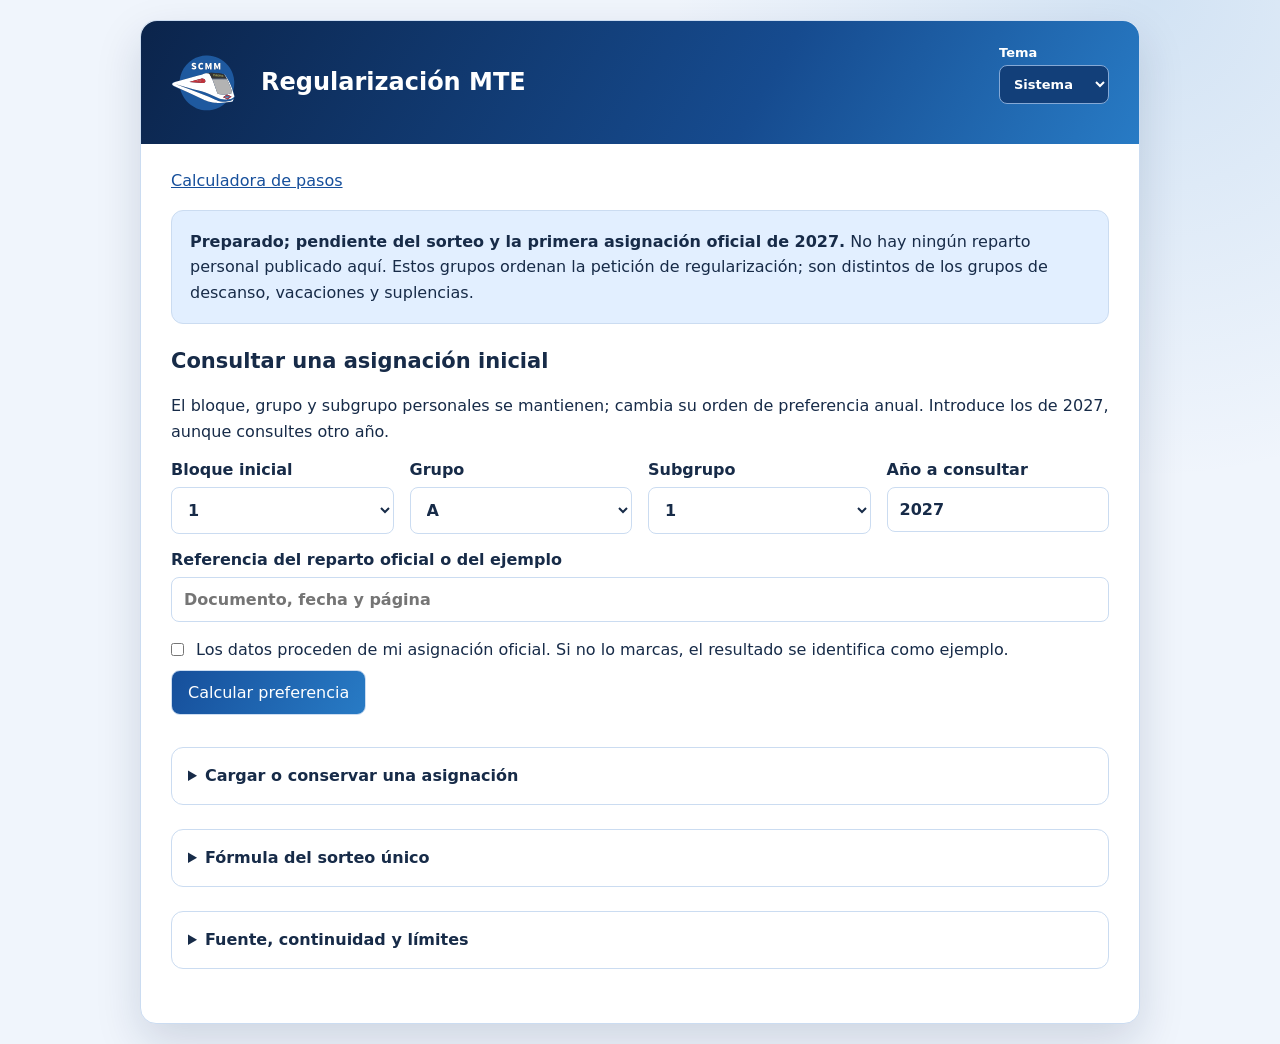
<file: regularizacion/index.html>
<!doctype html><html lang="es"><head><meta charset="UTF-8"><meta name="viewport" content="width=device-width,initial-scale=1"><meta name="theme-color" content="#123f79"><title>Regularización MTE · SCMM</title><script src="../theme.js"></script><link rel="stylesheet" href="../theme.css"><link rel="stylesheet" href="regularizacion.css"></head>
<body><main class="container"><header class="scmm-header"><img src="../assets/scmm-logo.svg" alt="SCMM" width="72" height="72"><h1>Regularización MTE</h1><label class="theme-control">Tema<select data-scmm-theme aria-label="Tema de la aplicación"><option value="system">Sistema</option><option value="light">Claro</option><option value="dark">Oscuro</option></select></label></header>
<p><a href="../">Calculadora de pasos</a></p>
<p class="notice"><strong>Preparado; pendiente del sorteo y la primera asignación oficial de 2027.</strong> No hay ningún reparto personal publicado aquí. Estos grupos ordenan la petición de regularización; son distintos de los grupos de descanso, vacaciones y suplencias.</p>
<section><h2>Consultar una asignación inicial</h2><p>El bloque, grupo y subgrupo personales se mantienen; cambia su orden de preferencia anual. Introduce los de 2027, aunque consultes otro año.</p>
<form id="assignment-form"><div class="grid"><label>Bloque inicial<select id="block" required></select></label><label>Grupo<select id="group"><option>A</option><option>B</option><option>C</option></select></label><label>Subgrupo<select id="subgroup"><option>1</option><option>2</option><option>3</option><option>4</option></select></label><label>Año a consultar<input id="year" inputmode="numeric" value="2027" required pattern="[0-9]{4,}"></label></div><label>Referencia del reparto oficial o del ejemplo<input id="reference" required placeholder="Documento, fecha y página"></label><label class="confirmation"><input type="checkbox" id="official"> Los datos proceden de mi asignación oficial. Si no lo marcas, el resultado se identifica como ejemplo.</label><button class="action-btn" type="submit">Calcular preferencia</button></form>
<div id="error" role="alert"></div><div id="result" aria-live="polite"></div></section>
<details><summary>Cargar o conservar una asignación</summary><p>El archivo JSON se lee solo en tu dispositivo y no se envía a ningún servidor. No incluyas nombres, DNE ni otros datos personales. Cargarlo no publica ni valida el reparto.</p><label>Archivo de asignación<input id="import" type="file" accept=".json,application/json"></label><button id="template" type="button">Descargar plantilla</button><button id="export" type="button">Descargar historial local</button><p id="import-status" role="status"></p></details>
<details><summary>Fórmula del sorteo único</summary><p>Primer premio del Sorteo del Niño del <strong>6 de enero de 2027</strong>. El número de MTE se fija a fecha del sorteo. La fórmula determina la primera posición del listado, no la asignación completa de cada persona.</p><form id="lottery-form" class="grid"><label>Número ganador<input id="lottery" inputmode="numeric" required pattern="[0-9]{1,5}"></label><label>Plantilla MTE a fecha del sorteo<input id="population" inputmode="numeric" required pattern="[0-9]+"></label><button type="submit">Calcular primera posición</button></form><p id="lottery-result" role="status"></p></details>
<details><summary>Fuente, continuidad y límites</summary><p>Acta CSD de 13/05/2026, «20260513 XXII JORNADA MTE.pdf»: apartados 3.1–3.2 (páginas PDF 4–5), 3.3–3.4 y tabla de rotación (página PDF 6). Se utiliza la transcripción versionada ya existente en Consulta Convenio; en esta entrega no se ha podido descargar de nuevo el original privado.</p><p>Bloques: 1 → 13 → 2 → 12 → 3 → 11 → 4 → 10 → 5 → 9 → 6 → 8 → 7. La tabla disponible cubre trece años (2027–2039). Se aplica continuidad anual, confirmada expresamente por el usuario el 18/10/2026: el bloque repite cada 13 años; los grupos, cada 3, y los subgrupos, cada 4, sin reiniciar el orden interno al terminar 2039. El ciclo combinado es de 156 años. Esta confirmación resuelve la continuidad de cálculo; no acredita un reparto personal ni una vigencia normativa indefinida. El año se calcula con enteros de precisión arbitraria, sin un máximo anual configurado.</p><p>La posición mostrada es la prioridad de un subgrupo entre 156 combinaciones, nunca el puesto individual de una persona ni una fecha de cita. Nuevos ingresos, ajustes por parejas y modificaciones normativas requieren su asignación oficial; no se deducen del sorteo.</p><p>Huella SHA-256 del original: <code>c9c19383040e32b34d77b8d7686a0c94449053a6fcb1c79675a8efefa803aae4</code>.</p></details>
</main><script type="module" src="app.mjs"></script></body></html>
</file>
<file: theme.css>
/* Identidad SCMM compartida con Permutas y Consulta Convenio. */
:root{color-scheme:light;--bg:#f0f5fc;--panel:#fff;--soft:#e2efff;--text:#172b48;--muted:#60728c;--line:#cbdcf1;--accent:#164f9b}
html[data-theme="dark"]{color-scheme:dark;--bg:#0d1726;--panel:#17263b;--soft:#1b2e47;--text:#e4edff;--muted:#adbed7;--line:#344c6b;--accent:#9ccaff}
body{background:radial-gradient(circle at 90% 0%,#287bc526,transparent 30rem),var(--bg);color:var(--text)}
.container{background:var(--panel);border:1px solid var(--line);padding:0 30px 30px;box-shadow:0 18px 45px #0b244b26}
.scmm-header{display:flex;align-items:center;gap:18px;margin:0 -30px 24px;padding:24px 30px;background:linear-gradient(120deg,#0b244b,#164b8f 62%,#287bc5);color:#fff}
.scmm-header img{object-fit:contain;flex-shrink:0;background:transparent;border-radius:14px}
.scmm-header h1{color:#fff;font-size:24px;text-align:left;margin:0;flex:1}
.theme-control{margin:0;color:#fff;font-size:13px}
.theme-control select{display:block;min-width:110px;margin-top:5px;background:#123f79;color:#fff;border-color:#85a9d6;padding:10px}
label,.toggle-title,#resultado h2,#resultado-cabeceras h2{color:var(--text)}
select{background:var(--panel);color:var(--text);border-color:var(--line)}
select option,select optgroup{background:var(--panel);color:var(--text)}
select option:checked{background:#28558a;color:#fff}
html[data-theme="dark"] select option,html[data-theme="dark"] select optgroup{background:#192f49;color:#e4edff}
.tabs{border-color:var(--line)}
.tab-btn{color:var(--muted)}
.tab-btn:hover,.tab-btn.active{background:var(--soft);color:var(--accent);border-color:var(--accent);border-radius:8px 8px 0 0}
.toggle-card{background:var(--soft);border-color:var(--line)}
.toggle-subtitle{color:var(--muted)}
button.action-btn{background:linear-gradient(120deg,#164f9b,#287bc5)}
button.action-btn:hover{background:linear-gradient(120deg,#123f79,#1d64bd)}
#resultado,#resultado-cabeceras{background:var(--soft);color:var(--text)}
#esquema-visual{background:var(--panel);color:var(--text);border-color:var(--line)}
.ruta-lista li{border-color:var(--line)}
html[data-theme="dark"] .transbordo{color:#ffaaaa}
html[data-theme="dark"] .recinto{color:#91dfb6}
:is(button,select):focus-visible,.toggle-card:has(input:focus-visible){outline:3px solid #83b9ff;outline-offset:3px}
@media(max-width:600px){.container{padding:0 18px 20px}.scmm-header{margin:0 -18px 20px;padding:18px;gap:12px;flex-wrap:wrap}.scmm-header h1{font-size:21px}.scmm-header img{width:56px;height:56px}.theme-control{display:flex;align-items:center;gap:10px;width:100%}.theme-control select{margin:0;width:auto}.tab-btn{border-color:var(--line)}}

.regularization-link{color:var(--accent);font-weight:650}
</file>
<file: regularizacion/regularizacion.css>
body{overflow:auto;padding:20px}.container{max-height:none;overflow:visible;max-width:1000px}.grid{display:grid;grid-template-columns:repeat(auto-fit,minmax(145px,1fr));gap:16px}section,details{margin:24px 0}h2{font-size:21px}p{line-height:1.6}input{display:block;width:100%;box-sizing:border-box;border:1px solid var(--line);border-radius:8px;padding:12px;background:var(--panel);color:var(--text);font:inherit;margin:8px 0 16px}select{margin:8px 0 16px}.confirmation{display:flex;gap:12px;align-items:start;font-weight:400;line-height:1.5}.confirmation input{width:auto;flex:none;margin:5px 0}button{padding:12px 16px;margin:8px 8px 8px 0;border:1px solid var(--line);border-radius:9px;background:#164f9b;color:#fff;font:inherit;cursor:pointer}.notice,.result-card{padding:18px;border:1px solid var(--line);border-radius:12px;background:var(--soft)}.result-card{margin-top:18px}summary{font-weight:700;cursor:pointer}details{border:1px solid var(--line);border-radius:12px;padding:16px}a{color:var(--accent)}code{overflow-wrap:anywhere}#error{color:#a22626;margin:12px 0}html[data-theme="dark"] #error{color:#ffaaaa}input:focus-visible,a:focus-visible{outline:3px solid #83b9ff;outline-offset:3px}#result h3{margin-top:0}@media(max-width:600px){body{padding:10px}}
/* Standalone page: it does not inherit the calculator's inline base CSS. */
*{box-sizing:border-box}body{margin:0;font-family:Inter,ui-sans-serif,system-ui,-apple-system,BlinkMacSystemFont,"Segoe UI",sans-serif;font-size:16px}.container{margin:0 auto;border-radius:16px}.scmm-header{border-radius:16px 16px 0 0}label{display:block;font-weight:650}select{display:block;width:100%;padding:12px;border:1px solid var(--line);border-radius:8px;font:inherit}.theme-control select{width:auto}.confirmation{font-weight:400}summary{line-height:1.5}h1,h2,h3{line-height:1.3}
</file>
